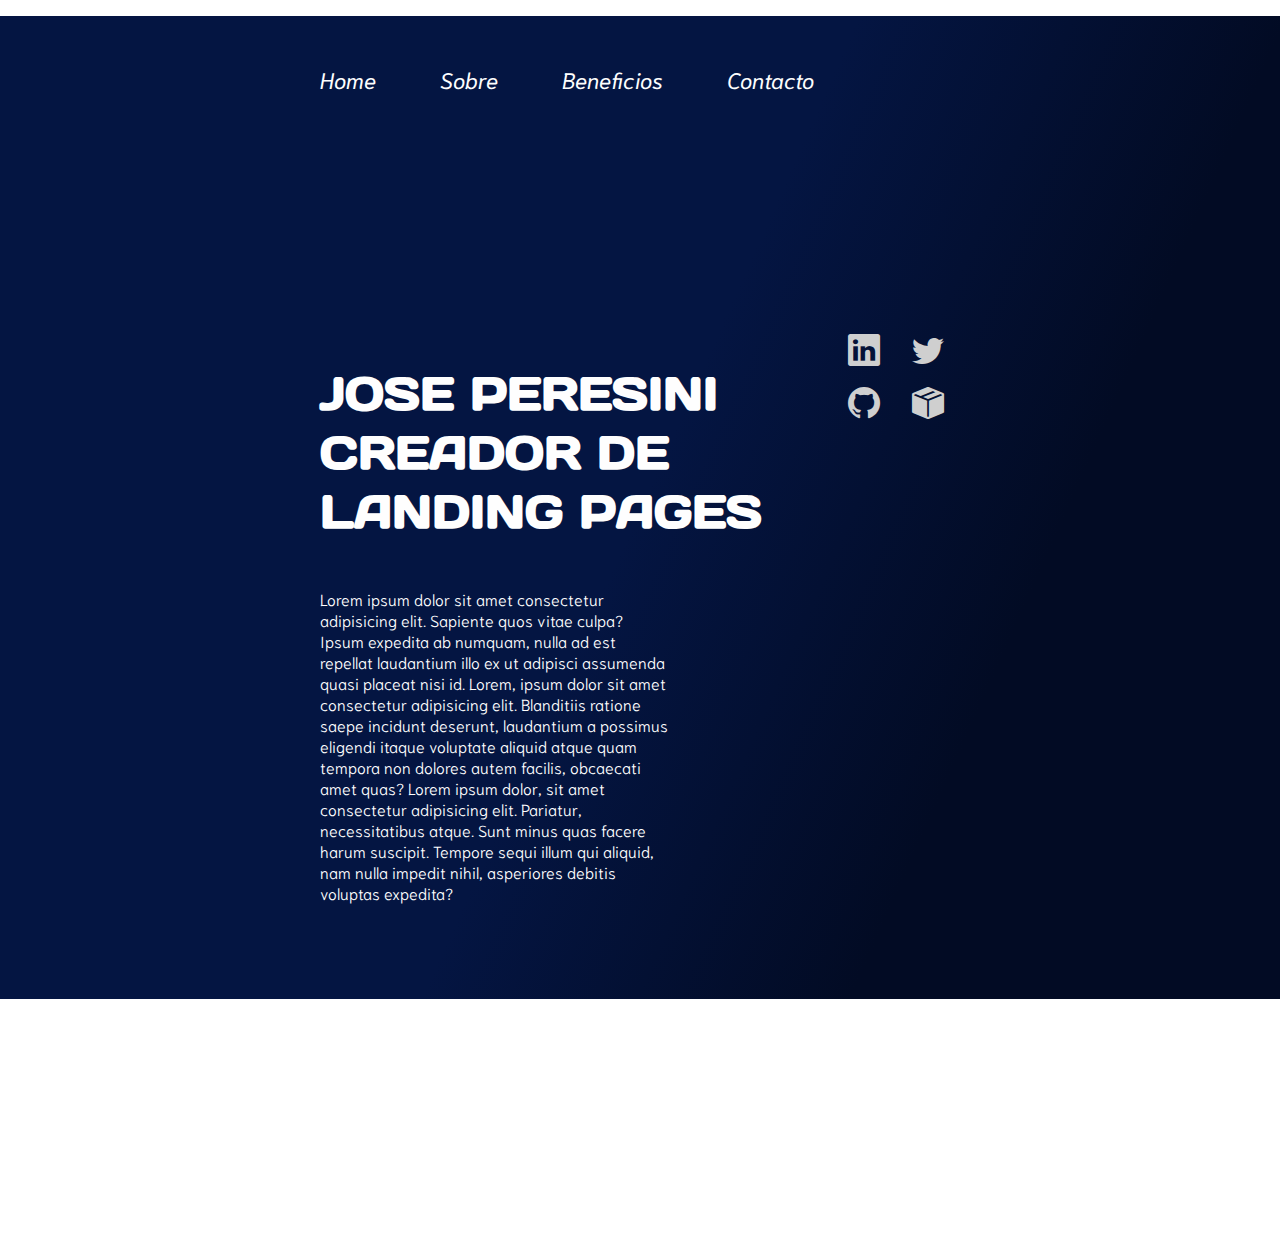
<file: projects/02-nav-project/index.html>
<!DOCTYPE html>
<html lang="en">
	<head>
		<meta charset="UTF-8" />
		<meta http-equiv="X-UA-Compatible" content="IE=edge" />
		<meta name="viewport" content="width=device-width, initial-scale=1.0" />
		<title>Portfolio</title>
		<link rel="stylesheet" href="./ASSETS/CSS/styles.css" />
		<link
			href="https://cdn.jsdelivr.net/npm/bootstrap@5.3.0-alpha1/dist/css/bootstrap.min.css"
			rel="stylesheet"
			integrity="sha384-GLhlTQ8iRABdZLl6O3oVMWSktQOp6b7In1Zl3/Jr59b6EGGoI1aFkw7cmDA6j6gD"
			crossorigin="anonymous" />
		<link
			rel="stylesheet"
			href="https://cdn.jsdelivr.net/npm/bootstrap-icons@1.10.3/font/bootstrap-icons.css" />
	</head>
	<body>
		<!--Header-->
		<header class="header-start">
			<nav class="sec-nav">
				<ul>
					<li><a href="./index.html">Home</a></li>
					<li><a href="#about">Sobre</a></li>
					<li><a href="#benefits">Beneficios</a></li>
					<li><a href="#contact">Contacto</a></li>
				</ul>
			</nav>
			<section class="sec-home">
				<div class="presentation-home">
					<h1>
						JOSE PERESINI <br />
						CREADOR DE LANDING PAGES
					</h1>
					<p>
						Lorem ipsum dolor sit amet consectetur adipisicing elit. Sapiente
						quos vitae culpa? Ipsum expedita ab numquam, nulla ad est repellat
						laudantium illo ex ut adipisci assumenda quasi placeat nisi id.
						Lorem, ipsum dolor sit amet consectetur adipisicing elit. Blanditiis
						ratione saepe incidunt deserunt, laudantium a possimus eligendi
						itaque voluptate aliquid atque quam tempora non dolores autem
						facilis, obcaecati amet quas? Lorem ipsum dolor, sit amet
						consectetur adipisicing elit. Pariatur, necessitatibus atque. Sunt
						minus quas facere harum suscipit. Tempore sequi illum qui aliquid,
						nam nulla impedit nihil, asperiores debitis voluptas expedita?
					</p>
				</div>
				<div class="icons-home">
					<a href="#linkedin"><i class="bi bi-linkedin"></i></a>
					<a href="#github"><i class="bi bi-github"></i></a>
				</div>
				<div class="icons-home2">
					<a href="#twitter"><i class="bi bi-twitter"></i></a>
					<a href="#mail"><i class="bi bi-box-seam-fill"></i></a>
				</div>
			</section>
		</header>

	</body>
	<script
		src="https://cdn.jsdelivr.net/npm/bootstrap@5.3.0-alpha1/dist/js/bootstrap.bundle.min.js"
		integrity="sha384-w76AqPfDkMBDXo30jS1Sgez6pr3x5MlQ1ZAGC+nuZB+EYdgRZgiwxhTBTkF7CXvN"
		crossorigin="anonymous"></script>
</html>
</file>
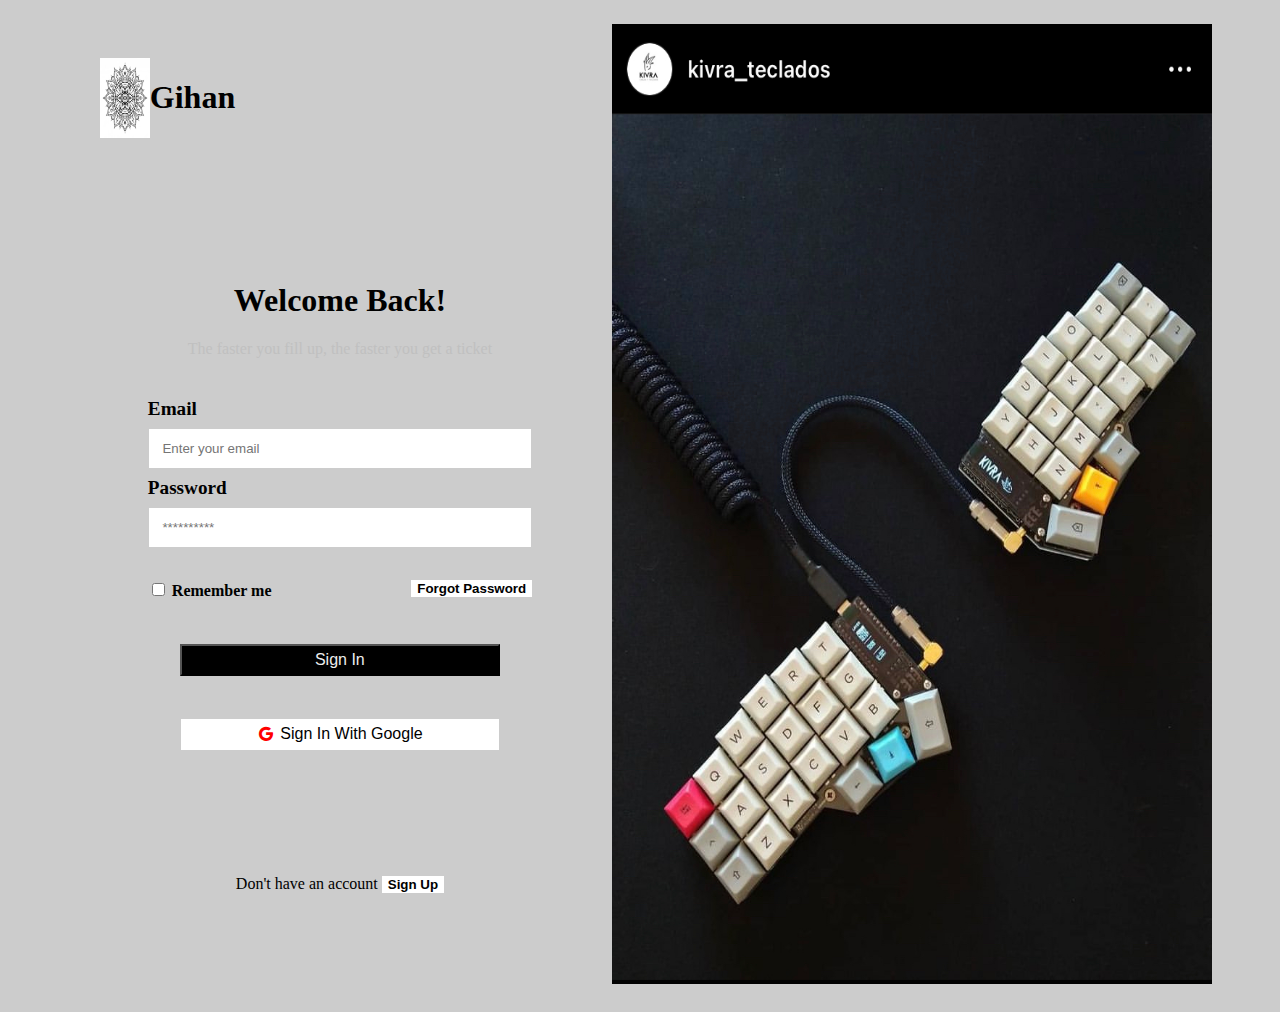
<file: copy-templates/form-contacts/form-contact.html>
<!DOCTYPE html>
<html lang="en">
	<head>
		<meta charset="UTF-8" />
		<meta http-equiv="X-UA-Compatible" content="IE=edge" />
		<meta name="viewport" content="width=device-width, initial-scale=1.0" />
		<title>Formulario de Contacto</title>
		<link
			href="https://cdn.jsdelivr.net/npm/bootstrap@5.3.0-alpha1/dist/css/bootstrap.min.css"
			rel="stylesheet"
			integrity="sha384-GLhlTQ8iRABdZLl6O3oVMWSktQOp6b7In1Zl3/Jr59b6EGGoI1aFkw7cmDA6j6gD"
			crossorigin="anonymous" />
		<link
			rel="stylesheet"
			href="https://cdn.jsdelivr.net/npm/bootstrap-icons@1.10.3/font/bootstrap-icons.css" />
		<link rel="stylesheet" href="./ASSETS/CSS/styles.css" />
	</head>
	<body>
		<div class="container">
			<form class="form-control form-container">
				<div class="logo">
					<img
						src="./ASSETS/IMG/mandala-redonda-sobre-fondo-blanco_114835-49.jpg"
						width="50"
						alt="logo mandala" />
					<h1>Gihan</h1>
				</div>
				<div class="titles">
					<h1>Welcome Back!</h1>
					<blockquote>
						The faster you fill up, the faster you get a ticket
					</blockquote>
				</div>
				<div class="inputs">
					<label for="email">Email</label>
					<input
						type="text"
						id="email"
						name="email"
						placeholder="Enter your email" />
					<label for="password">Password</label>
					<input
						type="password"
						id="password"
						name="password"
						placeholder="**********" />
				</div>
				<div class="rest">
					<input type="checkbox" id="remember-me" name="remember-me" />
					<label for="remember-me">Remember me</label>
					<input
						class="btn-form-forgot"
						type="submit"
						id="forgot-pass"
						name="forgot-pass"
						value="Forgot Password" />
				</div>
				<div class="buttons-sign">
					<input type="submit" class="btn btn-form-signin" value="Sign In" />
					<br />
					<button class="btn btn-form-signin-g">
						<span>
							<i class="bi bi-google"></i>
						</span>
						Sign In With Google
					</button>
					<p class="sign-up">
						Don't have an account
						<input type="submit" class="btn-form-signup" value="Sign Up" />
					</p>
				</div>
			</form>
			<div class="img-me">
				<img src="./ASSETS/IMG/IMG_1841.PNG" width="600" height="960" alt="" />
			</div>
		</div>
	</body>
	<script
		src="https://cdn.jsdelivr.net/npm/bootstrap@5.3.0-alpha1/dist/js/bootstrap.bundle.min.js"
		integrity="sha384-w76AqPfDkMBDXo30jS1Sgez6pr3x5MlQ1ZAGC+nuZB+EYdgRZgiwxhTBTkF7CXvN"
		crossorigin="anonymous"></script>
</html>
</file>
<file: projects/02-nav-project/ASSETS/CSS/styles.css>
@import url("https://fonts.googleapis.com/css2?family=Days+One&family=Niramit:ital,wght@0,300;0,400;1,300;1,400&display=swap");
/*
!Light 300
!Light 300 Italic
!Regular 400
!Regular 400 Italic
*/
body {
  margin: 0;
  padding: 0;
}

.header-start {
  background-image: linear-gradient(-66deg, #020b24 25%, #041542 50%);
  background-repeat: no-repeat;
  color: #fefefe;
}

.sec-nav {
  margin: auto 20rem;
}
.sec-nav ul {
  display: flex;
  gap: 4rem;
  margin-bottom: 0;
  padding: 0;
}
.sec-nav ul li {
  list-style: none;
  margin-top: 3rem;
}
.sec-nav ul li a {
  color: #fefefe;
  font-family: "Niramit", sans-serif;
  font-size: 1.4rem;
  font-style: italic;
  font-weight: 400;
  text-decoration: none;
  transition: all 3s;
}
.sec-nav ul li a:hover {
  color: #6d8ace;
  transition: all 1s;
}

.sec-home {
  align-items: center;
  display: flex;
  justify-content: space-around;
  flex-flow: row nowrap;
  margin: 15rem 20rem;
}
.sec-home .presentation-home {
  display: flex;
  flex-flow: column wrap;
  margin-bottom: 5rem;
}
.sec-home .presentation-home h1 {
  font-family: "Days One", sans-serif;
  font-size: 2.9rem;
}
.sec-home .presentation-home p {
  font-family: "Niramit", sans-serif;
  font-weight: 300;
  margin-top: 1rem;
  width: 68%;
}
.sec-home .icons-home {
  align-items: baseline;
  display: flex;
  gap: 1rem;
  flex-flow: wrap column;
  font-size: 2rem;
  margin-bottom: auto;
  margin-left: 1rem;
  margin-right: 1rem;
  text-decoration: none;
}
.sec-home .icons-home a {
  color: #cfcfcf;
}
.sec-home .icons-home a:hover {
  color: #6d8ace;
}
.sec-home .icons-home2 {
  align-items: baseline;
  display: flex;
  gap: 1rem;
  flex-flow: wrap column;
  font-size: 2rem;
  margin-bottom: auto;
  margin-left: 1rem;
  margin-right: 1rem;
  text-decoration: none;
}
.sec-home .icons-home2 a {
  color: #cfcfcf;
}
.sec-home .icons-home2 a:hover {
  color: #6d8ace;
}

/*# sourceMappingURL=styles.css.map */
</file>
<file: copy-templates/form-contacts/ASSETS/CSS/styles.css>
.btn-form-forgot {
  border: none;
  background: #ffffff;
  font-weight: 700;
  float: right;
}
.btn-form-forgot:hover {
  text-decoration: underline;
}

.btn-form-signin {
  color: #ededed;
  background: #000;
  font-size: 1rem;
  font-weight: 400;
  padding: 0.3rem;
  text-align: center;
  width: 20rem;
}
.btn-form-signin:hover {
  border: #000 1px solid;
}

.btn-form-signin-g {
  background: #ffffff;
  border: solid 1px #cccccc;
  font-size: 1rem;
  font-weight: 500;
  padding: 0.4rem;
  text-align: center;
  width: 20rem;
}
.btn-form-signin-g i {
  color: red;
  font-size: 0.9rem;
  margin: 0 0.15rem;
}
.btn-form-signin-g:hover {
  border: 1px solid #ededed;
}

.btn-form-signup {
  border: none;
  background: #ffffff;
  font-weight: 700;
}
.btn-form-signup:hover {
  text-decoration: underline;
}

body {
  background-color: #ccc;
  box-sizing: border-box;
  margin: 0;
  padding: 0;
}

.container {
  align-items: center;
  display: flex;
  justify-content: center;
  padding: 1.5rem 4rem;
}
.container .form-container {
  height: 60rem;
}
.container .form-container .logo {
  display: flex;
  padding: 2rem;
}
.container .form-container .titles {
  margin: 0rem 5rem;
  margin-top: 7rem;
  text-align: center;
}
.container .form-container .titles blockquote {
  color: #c0c0c0;
}
.container .form-container .inputs {
  display: flex;
  margin: 2rem 5rem;
  flex-flow: column wrap;
}
.container .form-container .inputs label {
  font-size: 1.2rem;
  font-weight: 700;
  margin: 0.5rem 0;
  text-align: left;
}
.container .form-container .inputs input {
  border: 1px solid #ccc;
  padding: 0.75rem;
  text-indent: 0.1rem;
}
.container .form-container .rest {
  margin: 2rem 5rem;
  font-weight: 600;
}
.container .form-container .buttons-sign {
  display: flex;
  flex-flow: column wrap;
  margin: 2rem 7rem;
}
.container .form-container .buttons-sign .btn {
  border-radius: 0;
  margin: 0.75rem 0;
}
.container .form-container .buttons-sign .sign-up {
  margin-top: 7rem;
  text-align: center;
}

/*# sourceMappingURL=styles.css.map */
</file>
